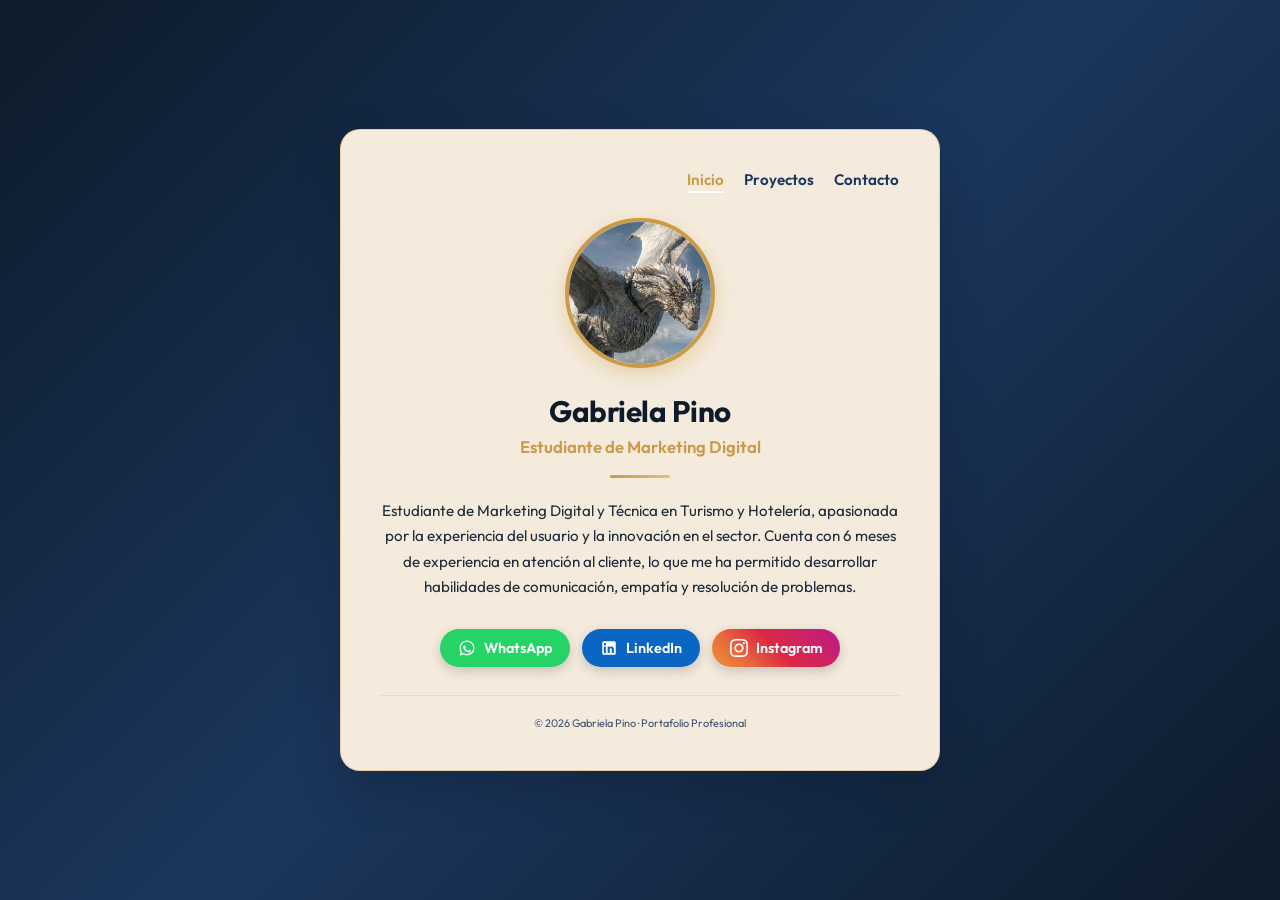
<file: index.html>
<!DOCTYPE html>
<html lang="es">

<head>
    <meta charset="UTF-8">
    <meta name="viewport" content="width=device-width, initial-scale=1.0">
    <meta name="description"
        content="Portafolio profesional de Gabriela Pino - Estudiante de Marketing Digital y Técnica en Turismo y Hotelería.">
    <meta name="author" content="Gabriela Pino">
    <title>Mi Portafolio - Gabriela Pino</title>
    <!-- Vinculación del archivo CSS externo -->
    <link rel="stylesheet" href="css/style.css">
    <!-- Tipografía desde Google Fonts (Outfit) -->
    <link rel="preconnect" href="https://fonts.googleapis.com">
    <link rel="preconnect" href="https://fonts.gstatic.com" crossorigin>
    <link href="https://fonts.googleapis.com/css2?family=Outfit:wght@300;400;600;700&display=swap" rel="stylesheet">
    <!-- Estilos de la librería de animación AOS -->
    <link rel="stylesheet" href="https://unpkg.com/aos@next/dist/aos.css" />
</head>

<body class="light-theme">

    <!-- CONTENEDOR CENTRAL (TARJETA PRINCIPAL) -->
    <main class="card" data-aos="fade-up" data-aos-duration="900">

        <!-- ENCABEZADO: NAVEGACIÓN Y PRESENTACIÓN -->

        <nav aria-label="Navegación principal">
            <a href="index.html" class="active" aria-current="page">Inicio</a>
            <a href="proyectos.html">Proyectos</a>
            <a href="contacto.html">Contacto</a>
        </nav>

        <figure class="avatar-container" data-aos="zoom-in" data-aos-delay="200">
            <img src="img/gabriela.jpg" alt="Fotografía de Gabriela Pino" class="gabriela-img">
        </figure>

        <h1 class="profile-name" data-aos="fade-down" data-aos-delay="300">Gabriela Pino</h1>
        <h2 class="profile-subtitle" data-aos="fade-up" data-aos-delay="350">Estudiante de Marketing Digital</h2>
        <div class="divider" role="separator" aria-hidden="true" data-aos="zoom-in" data-aos-delay="400"></div>
        </header>

        <!-- SECCIÓN DE BIOGRAFÍA -->
        <section class="profile-bio-section" aria-label="Sobre mí" data-aos="fade-up" data-aos-delay="450">
            <p class="profile-bio">
                Estudiante de Marketing Digital y Técnica en Turismo y Hotelería, apasionada por la
                experiencia del usuario y la innovación en el sector. Cuenta con 6 meses de experiencia en atención al
                cliente, lo que me ha permitido desarrollar habilidades de comunicación, empatía y resolución de
                problemas.
            </p>
        </section>

        <!-- PIE DE TARJETA CON REDES SOCIALES Y CRÉDITOS -->
        <footer class="profile-footer" data-aos="fade-up" data-aos-delay="500">
            <section class="social-buttons" aria-label="Redes sociales y contacto">
                <a href="https://wa.me/56977042031" target="_blank" rel="noopener noreferrer" class="btn btn-whatsapp"
                    title="WhatsApp" aria-label="Contactar por WhatsApp">
                    <svg xmlns="http://www.w3.org/2000/svg" width="18" height="18" viewBox="0 0 24 24"
                        fill="currentColor" aria-hidden="true">
                        <path
                            d="M12.04 2c-5.46 0-9.91 4.45-9.91 9.91 0 1.75.46 3.45 1.32 4.95L2.05 22l5.25-1.38c1.45.79 3.08 1.21 4.74 1.21 5.46 0 9.91-4.45 9.91-9.91 0-2.65-1.03-5.14-2.9-7.01A9.816 9.816 0 0 0 12.04 2m.01 1.67c2.2 0 4.26.86 5.82 2.42a8.225 8.225 0 0 1 2.41 5.83c0 4.54-3.7 8.24-8.24 8.24-1.48 0-2.93-.39-4.19-1.15l-.3-.18-3.12.82.83-3.04-.2-.31a8.196 8.196 0 0 1-1.26-4.38c0-4.54 3.7-8.24 8.24-8.24m4.52 11.66c-.25-.13-1.47-.72-1.7-.81-.23-.08-.39-.13-.56.13-.17.25-.64.81-.79.97-.14.17-.29.19-.54.06-.25-.13-1.06-.39-2.03-1.25-.75-.67-1.26-1.5-1.41-1.75-.14-.25-.02-.39.11-.51.11-.11.25-.29.38-.44.13-.14.17-.25.25-.42.08-.17.04-.31-.02-.44-.06-.13-.56-1.35-.77-1.85-.2-.49-.41-.42-.56-.43h-.48c-.17 0-.44.06-.67.31-.23.25-.88.86-.88 2.1 0 1.24.9 2.44 1.03 2.61.13.17 1.77 2.7 4.29 3.79.6.26 1.07.41 1.44.53.6.19 1.15.16 1.59.1.48-.07 1.47-.6 1.68-1.18.21-.58.21-1.07.15-1.18-.07-.1-.23-.17-.48-.3z" />
                    </svg>
                    <span>WhatsApp</span>
                </a>
                <a href="https://www.linkedin.com/in/gabriela-pino-lillo-485820433?utm_source=share_via&utm_content=profile&utm_medium=_android"
                    target="_blank" rel="noopener noreferrer" class="btn btn-linkedin" title="LinkedIn"
                    aria-label="Perfil de LinkedIn">
                    <svg xmlns="http://www.w3.org/2000/svg" width="18" height="18" viewBox="0 0 24 24"
                        fill="currentColor" aria-hidden="true">
                        <path
                            d="M19 3a2 2 0 0 1 2 2v14a2 2 0 0 1-2 2H5a2 2 0 0 1-2-2V5a2 2 0 0 1 2-2h14m-.5 15.5v-5.3a3.26 3.26 0 0 0-3.26-3.26c-.85 0-1.84.52-2.28 1.3v-1.11h-2.79v8.37h2.79v-4.93c0-.77.62-1.4 1.39-1.4a1.4 1.4 0 0 1 1.4 1.4v4.93h2.75M6.46 8.76a1.65 1.65 0 1 0 0-3.3 1.66 1.66 0 0 0 0 3.3m1.38 9.74v-8.37H5.08v8.37h2.76z" />
                    </svg>
                    <span>LinkedIn</span>
                </a>
                <a href="https://www.instagram.com/gbstd_?igsi=aTM3cG52bXR5Y2px" target="_blank"
                    rel="noopener noreferrer" class="btn btn-instagram" title="Instagram"
                    aria-label="Perfil de Instagram">
                    <svg xmlns="http://www.w3.org/2000/svg" width="18" height="18" viewBox="0 0 24 24"
                        fill="currentColor" aria-hidden="true">
                        <path
                            d="M12 2.163c3.204 0 3.584.012 4.85.07 3.252.148 4.771 1.691 4.919 4.919.058 1.265.069 1.645.069 4.849 0 3.205-.012 3.584-.069 4.849-.149 3.225-1.664 4.771-4.919 4.919-1.266.058-1.644.07-4.85.07-3.204 0-3.584-.012-4.849-.07-3.26-.149-4.771-1.699-4.919-4.92-.058-1.265-.07-1.644-.07-4.849 0-3.204.013-3.583.07-4.849.149-3.227 1.664-4.771 4.919-4.919 1.266-.057 1.645-.069 4.849-.069zm0-2.163c-3.259 0-3.667.014-4.947.072-4.358.2-6.78 2.618-6.98 6.98-.059 1.281-.073 1.689-.073 4.948 0 3.259.014 3.668.072 4.948.2 4.358 2.618 6.78 6.98 6.98 1.281.058 1.689.072 4.948.072 3.259 0 3.668-.014 4.948-.072 4.354-.2 6.782-2.618 6.979-6.98.059-1.28.073-1.689.073-4.948 0-3.259-.014-3.667-.072-4.947-.196-4.354-2.617-6.78-6.979-6.98-1.281-.059-1.69-.073-4.949-.073zm0 5.838c-3.403 0-6.162 2.759-6.162 6.162s2.759 6.163 6.162 6.163 6.162-2.759 6.162-6.163c0-3.403-2.759-6.162-6.162-6.162zm0 10.162c-2.209 0-4-1.79-4-4 0-2.209 1.791-4 4-4s4 1.791 4 4c0 2.21-1.791 4-4 4zm6.406-11.845c-.796 0-1.441.645-1.441 1.44s.645 1.44 1.441 1.44c.795 0 1.439-.645 1.439-1.44s-.644-1.44-1.439-1.44z" />
                    </svg>
                    <span>Instagram</span>
                </a>
            </section>
            <p class="footer-credit"><small>© 2026 Gabriela Pino · Portafolio Profesional</small></p>
        </footer>
    </main>

    <!-- Librería de animación AOS (Animate On Scroll) -->
    <script src="https://unpkg.com/aos@next/dist/aos.js"></script>
    <script>
        AOS.init({
            duration: 800,
            once: true
        });
    </script>

</body>

</html>
</file>
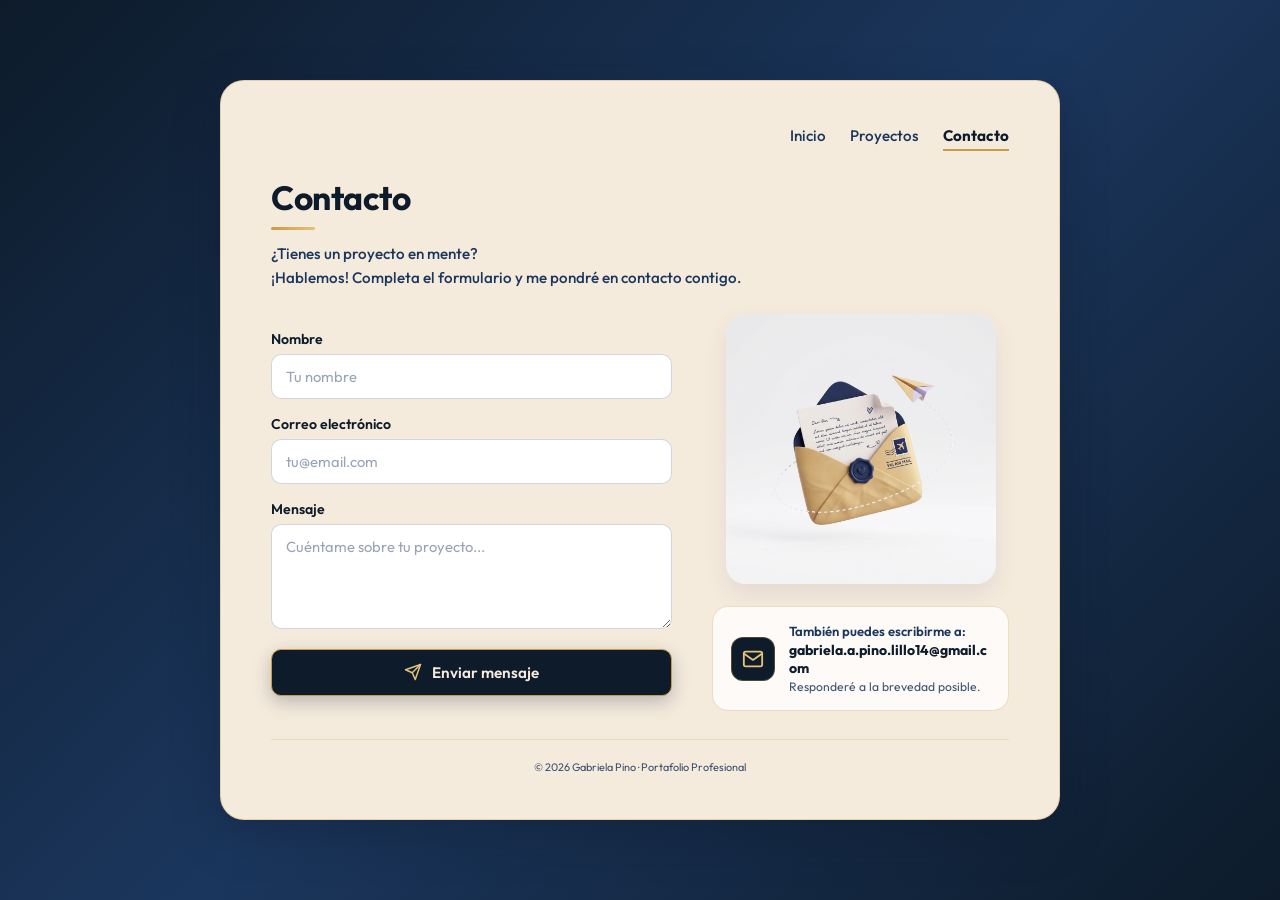
<file: contacto.html>
<!DOCTYPE html>
<html lang="es">

<head>
    <meta charset="UTF-8">
    <meta name="viewport" content="width=device-width, initial-scale=1.0">
    <meta name="description" content="Contáctate con Gabriela Pino para proyectos de marketing digital, estrategias comerciales y experiencia de cliente.">
    <meta name="author" content="Gabriela Pino">
    <title>Contacto - Gabriela Pino</title>
    <!-- Vinculación del archivo CSS externo -->
    <link rel="stylesheet" href="css/style.css">
    <!-- Tipografía Outfit desde Google Fonts -->
    <link rel="preconnect" href="https://fonts.googleapis.com">
    <link rel="preconnect" href="https://fonts.gstatic.com" crossorigin>
    <link href="https://fonts.googleapis.com/css2?family=Outfit:wght@300;400;500;600;700&display=swap" rel="stylesheet">
    <!-- Estilos de la librería de animación AOS -->
    <link rel="stylesheet" href="https://unpkg.com/aos@next/dist/aos.css" />
</head>

<body class="light-theme">

    <!-- CONTENEDOR PRINCIPAL TIPO TARJETA (MAIN) -->
    <main class="card card-contact" data-aos="fade-up" data-aos-duration="900">

        <!-- ENCABEZADO: NAVEGACIÓN Y TÍTULOS -->
        <header class="card-contact-header" data-aos="fade-down" data-aos-delay="100">
            <!-- MENÚ DE NAVEGACIÓN SUPERIOR -->
            <nav aria-label="Navegación principal">
                <a href="index.html">Inicio</a>
                <a href="proyectos.html">Proyectos</a>
                <a href="contacto.html" class="active" aria-current="page">Contacto</a>
            </nav>

            <!-- ENCABEZADO DE LA SECCIÓN CONTACTO -->
            <div class="contact-header">
                <h1 class="contact-title">Contacto</h1>
                <div class="accent-line" role="separator" aria-hidden="true"></div>
                <p class="contact-subtitle">
                    ¿Tienes un proyecto en mente?<br>
                    ¡Hablemos! Completa el formulario y me pondré en contacto contigo.
                </p>
            </div>
        </header>

        <!-- CONTENIDO PRINCIPAL: FORMULARIO A LA IZQUIERDA + ILUSTRACIÓN Y DATOS A LA DERECHA -->
        <div class="contact-grid">

            <!-- COLUMNA IZQUIERDA: FORMULARIO SEMÁNTICO CON ANIMACIÓN -->
            <form class="contact-form" action="#" method="POST" aria-label="Formulario de contacto" data-aos="fade-right" data-aos-delay="200">
                <div class="form-group">
                    <label for="nombre">Nombre</label>
                    <input type="text" id="nombre" name="nombre" placeholder="Tu nombre" required autocomplete="name">
                </div>

                <div class="form-group">
                    <label for="email">Correo electrónico</label>
                    <input type="email" id="email" name="email" placeholder="tu@email.com" required autocomplete="email">
                </div>

                <div class="form-group">
                    <label for="mensaje">Mensaje</label>
                    <textarea id="mensaje" name="mensaje" rows="4" placeholder="Cuéntame sobre tu proyecto..."
                        required></textarea>
                </div>

                <button type="submit" class="btn-send">
                    <svg xmlns="http://www.w3.org/2000/svg" width="18" height="18" viewBox="0 0 24 24" fill="none"
                        stroke="currentColor" stroke-width="2" stroke-linecap="round" stroke-linejoin="round" aria-hidden="true">
                        <line x1="22" y1="2" x2="11" y2="13"></line>
                        <polygon points="22 2 15 22 11 13 2 9 22 2"></polygon>
                    </svg>
                    <span>Enviar mensaje</span>
                </button>
            </form>

            <!-- COLUMNA DERECHA: ASIDE CON ILUSTRACIÓN Y DATOS DE CONTACTO DIRECTO -->
            <aside class="contact-sidebar" aria-label="Información de contacto directo" data-aos="fade-left" data-aos-delay="300">
                <figure class="contact-illustration">
                    <img src="img/contacto-ilustracion.jpg" alt="Ilustración 3D de sobre con carta y avión de papel">
                </figure>

                <div class="direct-contact-card">
                    <div class="direct-icon" aria-hidden="true">
                        <svg xmlns="http://www.w3.org/2000/svg" width="22" height="22" viewBox="0 0 24 24" fill="none"
                            stroke="currentColor" stroke-width="2" stroke-linecap="round" stroke-linejoin="round">
                            <path d="M4 4h16c1.1 0 2 .9 2 2v12c0 1.1-.9 2-2 2H4c-1.1 0-2-.9-2-2V6c0-1.1.9-2 2-2z">
                            </path>
                            <polyline points="22,6 12,13 2,6"></polyline>
                        </svg>
                    </div>
                    <div class="direct-info">
                        <span class="direct-label">También puedes escribirme a:</span>
                        <a href="mailto:gabriela.a.pino.lillo14@gmail.com" class="direct-email">gabriela.a.pino.lillo14@gmail.com</a>
                        <span class="direct-note">Responderé a la brevedad posible.</span>
                    </div>
                </div>
            </aside>

        </div>

        <!-- PIE DE PÁGINA SEMÁNTICO (FOOTER) -->
        <footer class="contact-footer">
            <p><small>© 2026 Gabriela Pino · Portafolio Profesional</small></p>
        </footer>

    </main>

    <!-- INTERACTIVIDAD: MOVIMIENTO DE LA CARTA Y ENVÍO DEL FORMULARIO -->
    <script>
        // Movimiento interactivo 3D de la carta con el cursor del ratón
        const cardIllustration = document.querySelector('.contact-illustration');
        if (cardIllustration) {
            cardIllustration.addEventListener('mousemove', (e) => {
                const rect = cardIllustration.getBoundingClientRect();
                const x = e.clientX - rect.left - rect.width / 2;
                const y = e.clientY - rect.top - rect.height / 2;
                const rotateX = -(y / (rect.height / 2)) * 14;
                const rotateY = (x / (rect.width / 2)) * 14;
                cardIllustration.style.transform = `perspective(600px) rotateX(${rotateX}deg) rotateY(${rotateY}deg) translateY(-8px) scale(1.04)`;
            });

            cardIllustration.addEventListener('mouseleave', () => {
                cardIllustration.style.transform = '';
            });
        }

        // Confirmación amigable al enviar el formulario
        const contactForm = document.querySelector('.contact-form');
        if (contactForm) {
            contactForm.addEventListener('submit', function (e) {
                e.preventDefault();
                alert('¡Gracias por comunicarte! Responderé a tu mensaje a la brevedad posible.');
                this.reset();
            });
        }
    </script>

    <!-- Librería de animación AOS (Animate On Scroll) -->
    <script src="https://unpkg.com/aos@next/dist/aos.js"></script>
    <script>
        AOS.init({
            duration: 800,
            once: true
        });
    </script>

</body>

</html>
</file>
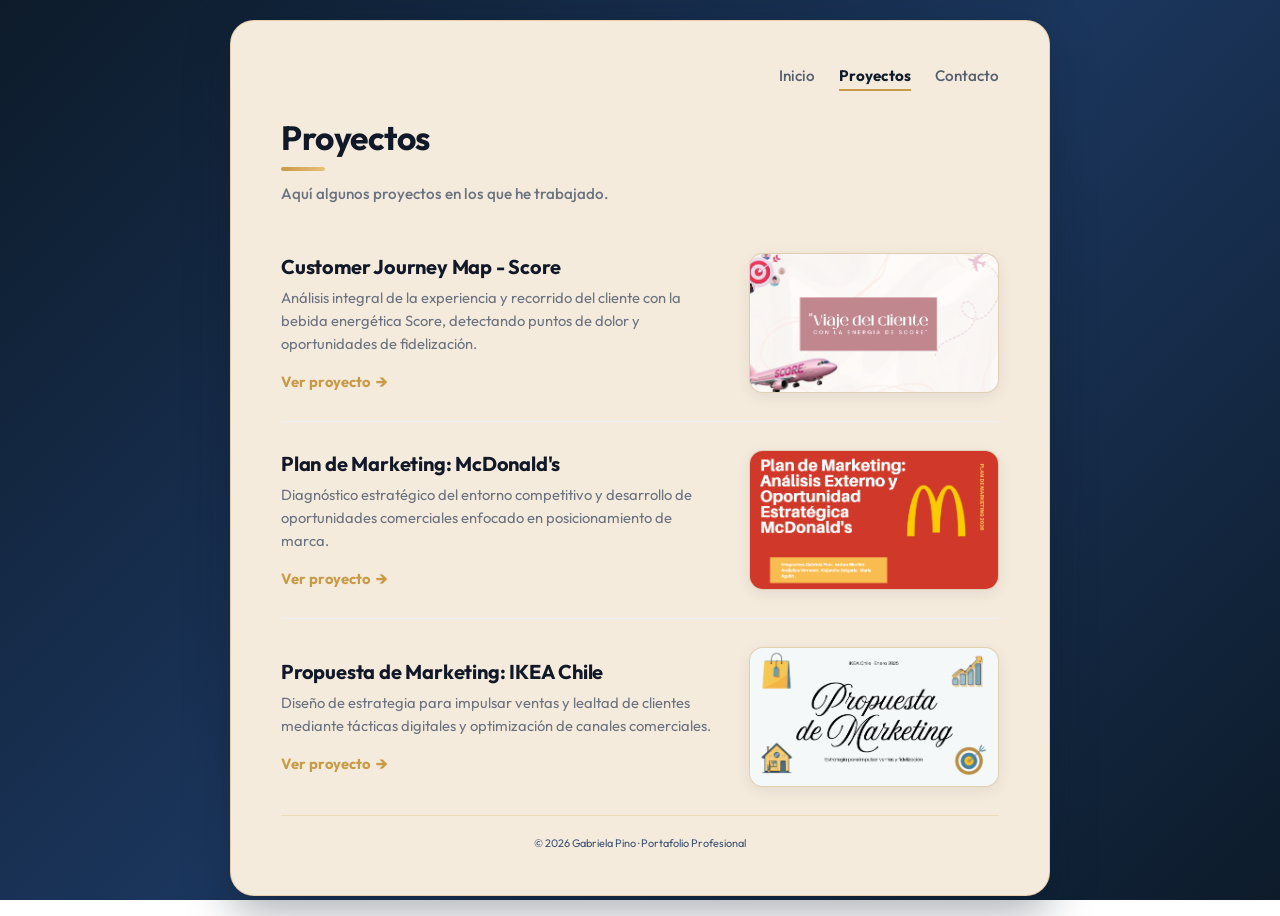
<file: proyectos.html>
<!DOCTYPE html>
<html lang="es">

<head>
    <meta charset="UTF-8">
    <meta name="viewport" content="width=device-width, initial-scale=1.0">
    <meta name="description" content="Proyectos destacados de Gabriela Pino en Marketing Digital: Score, McDonald's e IKEA Chile.">
    <meta name="author" content="Gabriela Pino">
    <title>Proyectos - Gabriela Pino</title>
    <!-- Vinculación del archivo CSS externo -->
    <link rel="stylesheet" href="css/style.css">
    <!-- Tipografía Outfit desde Google Fonts -->
    <link rel="preconnect" href="https://fonts.googleapis.com">
    <link rel="preconnect" href="https://fonts.gstatic.com" crossorigin>
    <link href="https://fonts.googleapis.com/css2?family=Outfit:wght@300;400;500;600;700&display=swap" rel="stylesheet">
    <!-- Estilos de la librería de animación AOS -->
    <link rel="stylesheet" href="https://unpkg.com/aos@next/dist/aos.css" />
</head>

<body class="light-theme">

    <!-- CONTENEDOR PRINCIPAL TIPO TARJETA BLANCA (MAIN) -->
    <main class="card card-projects" data-aos="fade-up" data-aos-duration="900">

        <!-- ENCABEZADO DE LA TARJETA: NAVEGACIÓN Y TÍTULOS -->
        <header class="card-projects-header" data-aos="fade-down" data-aos-delay="100">
            <!-- MENÚ DE NAVEGACIÓN SUPERIOR -->
            <nav aria-label="Navegación principal">
                <a href="index.html">Inicio</a>
                <a href="proyectos.html" class="active" aria-current="page">Proyectos</a>
                <a href="contacto.html">Contacto</a>
            </nav>

            <!-- ENCABEZADO DE LA SECCIÓN PROYECTOS -->
            <div class="projects-header">
                <h1 class="projects-title">Proyectos</h1>
                <div class="accent-line" role="separator" aria-hidden="true"></div>
                <p class="projects-subtitle">Aquí algunos proyectos en los que he trabajado.</p>
            </div>
        </header>

        <!-- LISTA DE PROYECTOS (SECCIÓN PRINCIPAL) -->
        <section class="projects-list" aria-label="Listado de proyectos destacados">

            <!-- PROYECTO 1 -->
            <article class="project-row" data-aos="fade-up" data-aos-delay="150">
                <div class="project-info">
                    <h3>Customer Journey Map - Score</h3>
                    <p>Análisis integral de la experiencia y recorrido del cliente con la bebida energética Score,
                        detectando puntos de dolor y oportunidades de fidelización.</p>
                    <a href="https://canva.link/9pp7b48ipoey9gr" target="_blank" rel="noopener noreferrer"
                        class="project-link" aria-label="Ver presentación del proyecto Score en Canva">Ver proyecto <span>&rarr;</span></a>
                </div>
                <figure class="project-preview">
                    <a href="https://canva.link/9pp7b48ipoey9gr" target="_blank" rel="noopener noreferrer"
                        style="display: block; width: 100%; height: 100%;" aria-label="Ver presentación Customer Journey Map de Score">
                        <img src="img/proyecto1.png" alt="Presentación Customer Journey Map de Score" loading="lazy">
                    </a>
                </figure>
            </article>

            <!-- PROYECTO 2 -->
            <article class="project-row" data-aos="fade-up" data-aos-delay="250">
                <div class="project-info">
                    <h3>Plan de Marketing: McDonald's</h3>
                    <p>Diagnóstico estratégico del entorno competitivo y desarrollo de oportunidades comerciales
                        enfocado en posicionamiento de marca.</p>
                    <a href="https://canva.link/mlxhmiledrrnfya" target="_blank" rel="noopener noreferrer"
                        class="project-link" aria-label="Ver presentación del proyecto McDonald's en Canva">Ver proyecto <span>&rarr;</span></a>
                </div>
                <figure class="project-preview">
                    <a href="https://canva.link/mlxhmiledrrnfya" target="_blank" rel="noopener noreferrer"
                        style="display: block; width: 100%; height: 100%;" aria-label="Ver presentación Plan de Marketing McDonald's">
                        <img src="img/proyecto2.png" alt="Presentación Plan de Marketing McDonald's" loading="lazy">
                    </a>
                </figure>
            </article>

            <!-- PROYECTO 3 -->
            <article class="project-row" data-aos="fade-up" data-aos-delay="350">
                <div class="project-info">
                    <h3>Propuesta de Marketing: IKEA Chile</h3>
                    <p>Diseño de estrategia para impulsar ventas y lealtad de clientes mediante tácticas digitales y
                        optimización de canales comerciales.</p>
                    <a href="https://canva.link/3sh2jwg6t5uokdz" target="_blank" rel="noopener noreferrer"
                        class="project-link" aria-label="Ver presentación del proyecto IKEA Chile en Canva">Ver proyecto <span>&rarr;</span></a>
                </div>
                <figure class="project-preview">
                    <a href="https://canva.link/3sh2jwg6t5uokdz" target="_blank" rel="noopener noreferrer"
                        style="display: block; width: 100%; height: 100%;" aria-label="Ver presentación Propuesta de Marketing IKEA Chile">
                        <img src="img/proyecto3.png" alt="Presentación Propuesta de Marketing IKEA Chile" loading="lazy">
                    </a>
                </figure>
            </article>

        </section>

        <!-- PIE DE PÁGINA SEMÁNTICO (FOOTER) -->
        <footer class="projects-footer">
            <p><small>© 2026 Gabriela Pino · Portafolio Profesional</small></p>
        </footer>

    </main>

    <!-- Librería de animación AOS (Animate On Scroll) -->
    <script src="https://unpkg.com/aos@next/dist/aos.js"></script>
    <script>
        AOS.init({
            duration: 800,
            once: true
        });
    </script>

</body>

</html>
</file>
<file: css/style.css>
/* ==========================================================================
   VARIABLES DE LA PALETA NAVY & GOLD
   ========================================================================== 
   Definimos los colores de la paleta como variables CSS para que sea fácil
   modificarlos y mantener la coherencia en todo el sitio web:
   - Navy Blue: #0D1B2A (Azul marino profundo)
   - Ocean Blue: #1B365D (Azul océano)
   - Antique Gold: #C99A47 (Dorado envejecido / clásico)
   - Champagne Gold: #E6C17A (Dorado champán luminoso)
   - Ivory: #F5EBDD (Marfil cálido / fondo de tarjeta elegante)
   ========================================================================== */
:root {
    --navy-blue: #0D1B2A;
    --ocean-blue: #1B365D;
    --antique-gold: #C99A47;
    --champagne-gold: #E6C17A;
    --ivory: #F5EBDD;

    /* Degradados reutilizables */
    --bg-gradient: linear-gradient(135deg, #0D1B2A 0%, #1B365D 50%, #0D1B2A 100%);
    --gold-gradient: linear-gradient(90deg, #C99A47 0%, #E6C17A 100%);
    --gold-btn-gradient: linear-gradient(135deg, #C99A47 0%, #E6C17A 100%);
}

/* ==========================================================================
   1. RESET Y ESTILOS GENERALES
   ========================================================================== */
* {
    margin: 0;
    padding: 0;
    box-sizing: border-box;
    /* Permite calcular bordes y paddings dentro del tamaño del elemento */
}

body {
    font-family: 'Outfit', 'Arial', sans-serif;

    /* CÓMO SE HACE EL DEGRADADO AZUL:
       Utilizamos 'linear-gradient(135deg, ...)' combinando el Navy Blue (#0D1B2A)
       y el Ocean Blue (#1B365D). El ángulo a 135 grados da una inclinación diagonal elegante.
       'background-attachment: fixed' fija el degradado para que cubra toda la pantalla al hacer scroll. */
    background: var(--bg-gradient);
    background-attachment: fixed;
    color: var(--navy-blue);

    /* ESTRUCTURA DE CENTRADO (FLEXBOX) */
    display: flex;
    justify-content: center;
    /* Centra la tarjeta horizontalmente */
    align-items: center;
    /* Centra la tarjeta verticalmente */

    min-height: 100vh;
    /* Fuerza al body a ocupar todo el alto de la pantalla visible */
    padding: 20px;
    /* Colchón de seguridad para que la tarjeta no choque en celulares */
}

/* ==========================================================================
   2. CONTENEDOR CENTRAL RESPONSIVO (CARD DE INICIO)
   ========================================================================== */
.card {
    /* Color Ivory (marfil) de la paleta para simular papel fino y elegante */
    background-color: var(--ivory);
    border: 1px solid rgba(201, 154, 71, 0.35);

    /* RESPONSIVIDAD */
    width: 90%;
    /* Ocupará el 90% de la pantalla en dispositivos móviles */
    max-width: 600px;
    /* En pantallas grandes, se detendrá y no medirá más de 600px */

    border-radius: 20px;
    box-shadow: 0 16px 40px rgba(13, 27, 42, 0.35);
    /* Sombra profunda con el tono Navy Blue */
    padding: 40px;
    text-align: center;
    /* Centra los textos que pongas dentro por defecto */
}

/* ==========================================================================
   3. MENÚ DE NAVEGACIÓN
   ========================================================================== */
nav {
    display: flex;
    justify-content: flex-end;
    /* Alinea los enlaces a la derecha */
    gap: 20px;
    /* Espacio de separación entre cada enlace */
    margin-bottom: 25px;
    /* Espacio hacia abajo para no chocar con la foto */
}

nav a {
    text-decoration: none;
    /* Quita la línea subrayada azul típica de los links */
    color: var(--ocean-blue);
    /* Color inicial del enlace usando Ocean Blue */
    font-weight: 600;
    /* Hace la letra semi-negrita */
    font-size: 0.95rem;
    /* Tamaño de la fuente */
    transition: color 0.3s ease, border-color 0.3s ease;
    /* Transición suave al pasar el ratón */
    padding-bottom: 3px;
}

nav a:hover,
nav a.active {
    color: var(--antique-gold);
    /* Color blanco al pasar el cursor sobre el enlace o cuando está activo */
}

nav a.active {
    border-bottom: 2px solid #ffffff;
    padding-bottom: 2px;
}

/* ==========================================================================
   4. IMAGEN DE PERFIL (AVATAR CIRCULAR)
   ========================================================================== */
.avatar-container {
    margin-bottom: 20px;
    /* Espacio entre la foto y tu nombre debajo */
}

.gabriela-img {
    width: 150px;
    /* Ancho fijo de la imagen */
    height: 150px;
    /* Alto fijo (igual al ancho para que sea un cuadrado perfecto) */
    border-radius: 50%;
    /* Transforma el cuadrado en un círculo perfecto */
    object-fit: cover;
    /* Evita que la foto se estire o deforme, recortando el exceso */
    border: 4px solid var(--antique-gold);
    /* Borde dorado alrededor para resaltar el perfil */
    box-shadow: 0 6px 20px rgba(201, 154, 71, 0.35);
    /* Sombra dorada suave para darle relieve de lujo */
}

/* ==========================================================================
   5. TEXTOS DE PERFIL (NOMBRE, SUBTÍTULO, DIVISOR Y BIOGRAFÍA)
   ========================================================================== */
.profile-name {
    font-size: 1.85rem;
    font-weight: 700;
    color: var(--navy-blue);
    margin-bottom: 6px;
    letter-spacing: -0.5px;
}

.profile-subtitle {
    font-size: 1.05rem;
    font-weight: 600;
    color: var(--antique-gold);
    margin-bottom: 18px;
}

.divider {
    width: 60px;
    height: 3px;
    /* Degradado dorado lineal de izquierda a derecha */
    background: var(--gold-gradient);
    margin: 0 auto 20px auto;
    border-radius: 2px;
}

.profile-bio {
    font-size: 0.95rem;
    line-height: 1.65;
    color: var(--navy-blue);
    margin-bottom: 30px;
    opacity: 0.92;
}

/* ==========================================================================
   6. BOTONES DE REDES SOCIALES
   ========================================================================== */
.social-buttons {
    display: flex;
    justify-content: center;
    align-items: center;
    gap: 12px;
    flex-wrap: wrap;
}

.btn {
    display: inline-flex;
    align-items: center;
    justify-content: center;
    gap: 8px;
    padding: 10px 18px;
    border-radius: 30px;
    font-size: 0.9rem;
    font-weight: 600;
    text-decoration: none;
    color: #ffffff;
    transition: transform 0.25s ease, box-shadow 0.25s ease, filter 0.25s ease;
    box-shadow: 0 4px 12px rgba(13, 27, 42, 0.2);
}

.btn svg {
    display: block;
}

.btn:hover {
    transform: translateY(-2px);
}

/* WhatsApp */
.btn-whatsapp {
    background-color: #25d366;
}

.btn-whatsapp:hover {
    background-color: #1ebd5b;
    box-shadow: 0 6px 16px rgba(37, 211, 102, 0.4);
}

/* LinkedIn */
.btn-linkedin {
    background-color: #0a66c2;
}

.btn-linkedin:hover {
    background-color: #08529d;
    box-shadow: 0 6px 16px rgba(10, 102, 194, 0.4);
}

/* Instagram */
.btn-instagram {
    background: linear-gradient(45deg, #f09433 0%, #e6683c 25%, #dc2743 50%, #cc2366 75%, #bc1888 100%);
}

.btn-instagram:hover {
    box-shadow: 0 6px 16px rgba(220, 39, 67, 0.4);
    filter: brightness(1.08);
}

/* ==========================================================================
   7. PÁGINA DE PROYECTOS (ESTILO NAVY & GOLD)
   ========================================================================== */

/* Fondo azul con degradado uniforme en páginas secundarias */
body.light-theme {
    background: var(--bg-gradient);
    background-attachment: fixed;
}

/* Tarjeta principal marfil (Ivory) para proyectos */
.card-projects {
    background-color: var(--ivory);
    border: 1px solid rgba(201, 154, 71, 0.35);
    width: 92%;
    max-width: 820px;
    border-radius: 24px;
    box-shadow: 0 16px 45px rgba(13, 27, 42, 0.35);
    padding: 45px 50px;
    text-align: left;
}

/* Menú de navegación en proyectos */
.card-projects nav {
    display: flex;
    justify-content: flex-end;
    gap: 24px;
    margin-bottom: 25px;
}

.card-projects nav a {
    text-decoration: none;
    color: #555e6d;
    font-weight: 500;
    font-size: 0.95rem;
    transition: color 0.25s ease, border-color 0.25s ease;
    padding-bottom: 4px;
}

.card-projects nav a:hover {
    color: var(--antique-gold);
}

/* Indicador de pestaña activa con color Antique Gold */
.card-projects nav a.active {
    color: var(--navy-blue);
    font-weight: 700;
    border-bottom: 2.5px solid var(--antique-gold);
}

/* Encabezado: Título, barrita decorativa y subtítulo */
.projects-header {
    margin-bottom: 20px;
}

.projects-title {
    font-size: 2.1rem;
    font-weight: 700;
    color: #111827;
    letter-spacing: -0.5px;
    margin-bottom: 8px;
}

.accent-line {
    width: 44px;
    height: 3.5px;
    background: var(--gold-gradient);
    border-radius: 3px;
    margin-bottom: 12px;
}

.projects-subtitle {
    color: #6b7280;
    font-size: 0.95rem;
    font-weight: 500;
    line-height: 1.5;
}

/* Contenedor de filas de proyectos */
.projects-list {
    display: flex;
    flex-direction: column;
}

/* Fila de cada proyecto (Flexbox para separar info e imagen) */
.project-row {
    display: flex;
    align-items: center;
    justify-content: space-between;
    gap: 35px;
    padding: 28px 0;
    border-bottom: 1px solid #edf0f5;
}

.project-row:last-child {
    border-bottom: none;
    padding-bottom: 0;
}

/* Columna izquierda: Información del proyecto */
.project-info {
    flex: 1;
}

.project-info h3 {
    font-size: 1.25rem;
    font-weight: 700;
    color: #111827;
    margin-bottom: 8px;
    letter-spacing: -0.2px;
}

.project-info p {
    color: #6b7280;
    font-size: 0.92rem;
    line-height: 1.55;
    margin-bottom: 14px;
}

/* Enlace "Ver proyecto ->" con acento dorado */
.project-link {
    display: inline-flex;
    align-items: center;
    gap: 6px;
    color: var(--antique-gold);
    font-weight: 700;
    font-size: 0.92rem;
    text-decoration: none;
    transition: color 0.2s ease, gap 0.2s ease;
}

.project-link span {
    display: inline-block;
    font-size: 1.1rem;
    transition: transform 0.25s ease;
}

.project-link:hover {
    color: var(--ocean-blue);
    gap: 9px;
}

.project-link:hover span {
    transform: translateX(4px);
}

/* Columna derecha: Miniatura o maqueta del proyecto */
.project-preview {
    width: 250px;
    height: 140px;
    flex-shrink: 0;
    border-radius: 14px;
    overflow: hidden;
    background-color: rgba(27, 54, 93, 0.06);
    border: 1px solid rgba(201, 154, 71, 0.25);
    box-shadow: 0 4px 14px rgba(13, 27, 42, 0.08);
}

.project-preview img {
    width: 100%;
    height: 100%;
    object-fit: cover;
    display: block;
    transition: transform 0.35s ease;
}

.project-row:hover .project-preview img {
    transform: scale(1.05);
}

/* ==========================================================================
   8. RESPONSIVIDAD PARA CELULARES
   ========================================================================== */
@media (max-width: 720px) {
    .card-projects {
        padding: 30px 20px;
        width: 100%;
        border-radius: 18px;
    }

    .project-row {
        flex-direction: column-reverse;
        align-items: stretch;
        gap: 16px;
        padding: 22px 0;
    }

    .project-preview {
        width: 100%;
        height: 180px;
    }

    .projects-title {
        font-size: 1.75rem;
    }
}

/* ==========================================================================
   9. PÁGINA DE CONTACTO (ESTILO NAVY & GOLD)
   ========================================================================== */

/* Tarjeta principal marfil (Ivory) para contacto */
.card-contact {
    background-color: var(--ivory);
    border: 1px solid rgba(201, 154, 71, 0.35);
    width: 92%;
    max-width: 840px;
    border-radius: 24px;
    box-shadow: 0 16px 45px rgba(13, 27, 42, 0.35);
    padding: 45px 50px;
    text-align: left;
}

/* Menú de navegación en contacto */
.card-contact nav {
    display: flex;
    justify-content: flex-end;
    gap: 24px;
    margin-bottom: 25px;
}

.card-contact nav a {
    text-decoration: none;
    color: var(--ocean-blue);
    font-weight: 500;
    font-size: 0.95rem;
    transition: color 0.25s ease, border-color 0.25s ease;
    padding-bottom: 4px;
}

.card-contact nav a:hover {
    color: var(--antique-gold);
}

.card-contact nav a.active {
    color: var(--navy-blue);
    font-weight: 700;
    border-bottom: 2.5px solid var(--antique-gold);
}

/* Encabezado: Título, barrita decorativa y subtítulo */
.contact-header {
    margin-bottom: 25px;
}

.contact-title {
    font-size: 2.1rem;
    font-weight: 700;
    color: var(--navy-blue);
    letter-spacing: -0.5px;
    margin-bottom: 8px;
}

.contact-subtitle {
    color: var(--ocean-blue);
    font-size: 0.95rem;
    font-weight: 500;
    line-height: 1.55;
}

/* Disposición en 2 columnas (Formulario a la izq, Ilustración a la der) */
.contact-grid {
    display: grid;
    grid-template-columns: 1.15fr 0.85fr;
    gap: 40px;
    align-items: center;
}

/* Formulario */
.contact-form {
    display: flex;
    flex-direction: column;
    gap: 16px;
}

.form-group {
    display: flex;
    flex-direction: column;
    gap: 6px;
}

.form-group label {
    font-size: 0.88rem;
    font-weight: 600;
    color: var(--navy-blue);
}

.form-group input,
.form-group textarea {
    width: 100%;
    background-color: #ffffff;
    border: 1.5px solid rgba(27, 54, 93, 0.2);
    border-radius: 10px;
    padding: 12px 14px;
    font-family: inherit;
    font-size: 0.92rem;
    color: var(--navy-blue);
    transition: border-color 0.25s ease, box-shadow 0.25s ease;
}

.form-group input::placeholder,
.form-group textarea::placeholder {
    color: rgba(27, 54, 93, 0.45);
}

.form-group input:focus,
.form-group textarea:focus {
    outline: none;
    border-color: var(--antique-gold);
    box-shadow: 0 0 0 3px rgba(201, 154, 71, 0.25);
}

.form-group textarea {
    resize: vertical;
    min-height: 105px;
}

/* Botón Enviar mensaje con estilo de alto contraste y elegancia */
.btn-send {
    display: inline-flex;
    align-items: center;
    justify-content: center;
    gap: 10px;
    background: var(--navy-blue);
    color: var(--ivory);
    border: 1.5px solid var(--antique-gold);
    border-radius: 10px;
    padding: 13px 24px;
    font-family: inherit;
    font-size: 0.95rem;
    font-weight: 600;
    cursor: pointer;
    box-shadow: 0 6px 18px rgba(13, 27, 42, 0.25);
    transition: all 0.25s ease;
    margin-top: 4px;
    width: 100%;
}

.btn-send svg {
    transition: transform 0.25s ease;
    stroke: var(--champagne-gold);
}

.btn-send:hover {
    background: var(--gold-btn-gradient);
    color: var(--navy-blue);
    border-color: var(--champagne-gold);
    transform: translateY(-2px);
    box-shadow: 0 8px 22px rgba(201, 154, 71, 0.4);
}

.btn-send:hover svg {
    stroke: var(--navy-blue);
    transform: translateX(4px) translateY(-2px);
}

/* Columna derecha: Ilustración y cajita de contacto directo */
.contact-sidebar {
    display: flex;
    flex-direction: column;
    align-items: center;
    gap: 22px;
}

/* Animación de flotación continua para la carta */
@keyframes letterFloat {
    0% {
        transform: translateY(0px) rotate(0deg);
        box-shadow: 0 10px 25px rgba(8, 3, 66, 0.1);
    }

    50% {
        transform: translateY(-12px) rotate(1.5deg);
        box-shadow: 0 20px 35px rgba(8, 3, 66, 0.2);
    }

    100% {
        transform: translateY(0px) rotate(0deg);
        box-shadow: 0 10px 25px rgba(8, 3, 66, 0.1);
    }
}

.contact-illustration {
    width: 100%;
    max-width: 270px;
    aspect-ratio: 1 / 1;
    border-radius: 20px;
    overflow: hidden;
    display: flex;
    align-items: center;
    justify-content: center;
    background: radial-gradient(circle, rgba(255, 255, 255, 0.6) 0%, rgba(255, 255, 255, 0.2) 70%);
    box-shadow: 0 10px 25px rgba(8, 3, 66, 0.08);
}

.contact-illustration img {
    width: 100%;
    height: 100%;
    object-fit: cover;
    display: block;
    pointer-events: none;
    transition: transform 0.35s ease;
}

.contact-illustration:hover img {
    transform: scale(1.05);
}

/* Tarjeta flotante "También puedes escribirme a..." */
.direct-contact-card {
    width: 100%;
    background-color: rgba(255, 255, 255, 0.75);
    border: 1px solid rgba(201, 154, 71, 0.3);
    border-radius: 16px;
    padding: 16px 18px;
    display: flex;
    align-items: center;
    gap: 14px;
    backdrop-filter: blur(4px);
    transition: background-color 0.25s ease, transform 0.25s ease, border-color 0.25s ease;
}

.direct-contact-card:hover {
    background-color: #ffffff;
    border-color: var(--antique-gold);
    transform: translateY(-2px);
    box-shadow: 0 6px 16px rgba(13, 27, 42, 0.08);
}

.direct-icon {
    width: 44px;
    height: 44px;
    border-radius: 12px;
    background-color: var(--navy-blue);
    color: var(--champagne-gold);
    display: flex;
    align-items: center;
    justify-content: center;
    flex-shrink: 0;
    border: 1px solid rgba(201, 154, 71, 0.35);
}

.direct-info {
    display: flex;
    flex-direction: column;
    gap: 2px;
}

.direct-label {
    font-size: 0.82rem;
    font-weight: 600;
    color: var(--ocean-blue);
}

.direct-email {
    font-size: 0.88rem;
    font-weight: 700;
    color: var(--navy-blue);
    text-decoration: none;
    transition: color 0.2s;
    word-break: break-all;
}

.direct-email:hover {
    color: var(--antique-gold);
    text-decoration: underline;
}

.direct-note {
    font-size: 0.76rem;
    color: var(--ocean-blue);
    opacity: 0.85;
}

/* Responsividad para móviles en contacto */
@media (max-width: 760px) {
    .card-contact {
        padding: 30px 20px;
        width: 100%;
        border-radius: 18px;
    }

    .contact-grid {
        grid-template-columns: 1fr;
        gap: 28px;
    }

    .contact-illustration {
        max-width: 220px;
    }
}

/* ==========================================================================
   8. PIE DE PÁGINA SEMÁNTICO Y CRÉDITOS
   ========================================================================== */
.footer-credit,
.projects-footer,
.contact-footer {
    margin-top: 28px;
    padding-top: 18px;
    border-top: 1px solid rgba(201, 154, 71, 0.25);
    text-align: center;
    font-size: 0.82rem;
    color: var(--ocean-blue);
    opacity: 0.85;
}

.profile-footer {
    margin-top: 5px;
}
</file>
